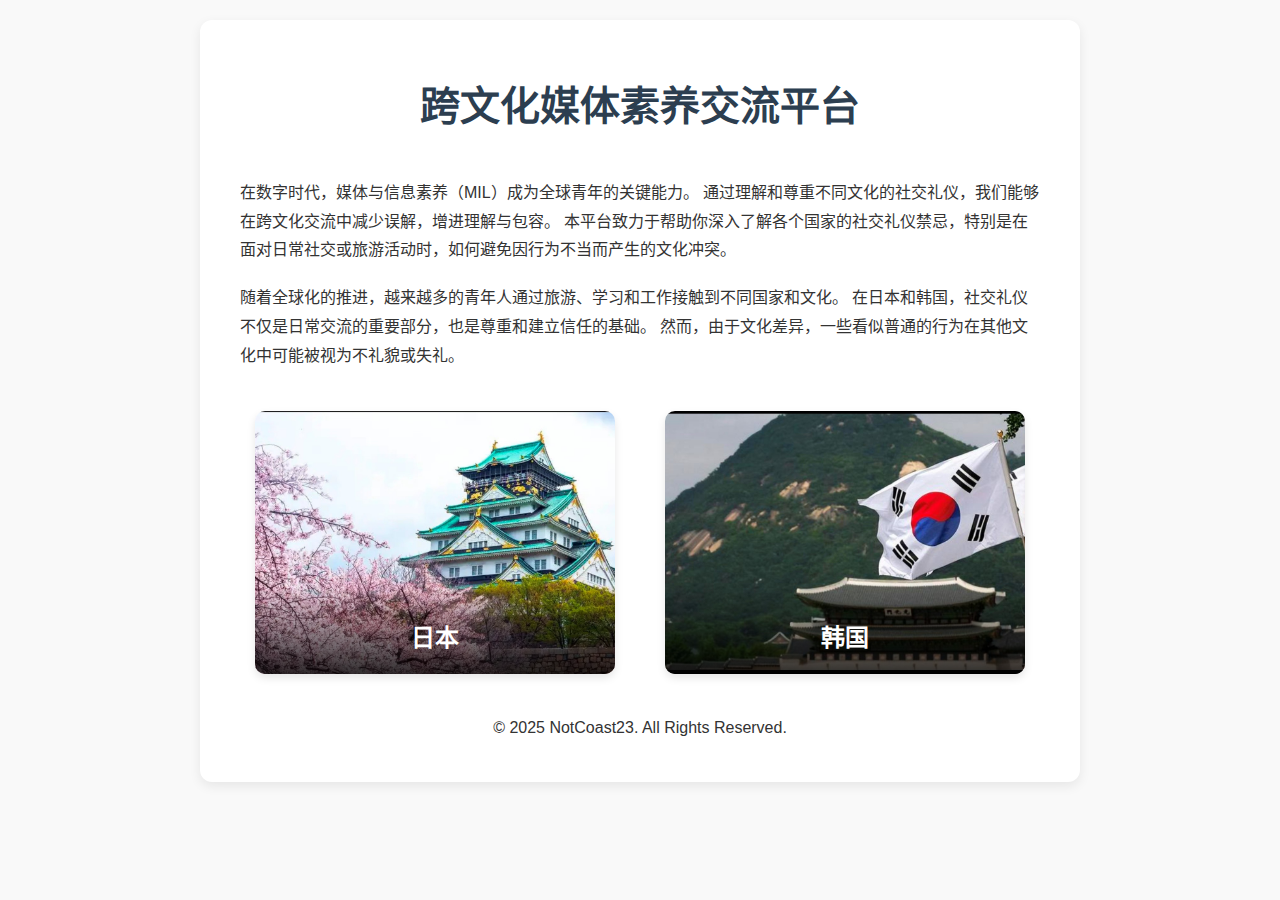
<file: index.html>
<!DOCTYPE html>
<html lang="zh-CN">
<head>
    <meta charset="UTF-8">
    <meta name="viewport" content="width=device-width, initial-scale=1.0">
    <title>跨文化媒体素养交流平台</title>
    <link rel="stylesheet" href="style.css">
</head>
<body>
    <div class="container">
        <header>
            <h1>跨文化媒体素养交流平台</h1>
        </header>
        <main>
            <p>在数字时代，媒体与信息素养（MIL）成为全球青年的关键能力。 通过理解和尊重不同文化的社交礼仪，我们能够在跨文化交流中减少误解，增进理解与包容。 本平台致力于帮助你深入了解各个国家的社交礼仪禁忌，特别是在面对日常社交或旅游活动时，如何避免因行为不当而产生的文化冲突。</p>
            <p>随着全球化的推进，越来越多的青年人通过旅游、学习和工作接触到不同国家和文化。 在日本和韩国，社交礼仪不仅是日常交流的重要部分，也是尊重和建立信任的基础。 然而，由于文化差异，一些看似普通的行为在其他文化中可能被视为不礼貌或失礼。</p>
            
            <div class="navigation-cards">
                <a href="japan.html" class="card">
                    <img src="images/japan_castle.jpg" alt="日本大阪城与樱花">
                    <div class="card-title">日本</div>
                </a>
                <a href="korea.html" class="card">
                    <img src="images/korea_main.jpg" alt="韩国国旗与宫殿">
                    <div class="card-title">韩国</div>
                </a>
            </div>
        </main>
        
        <footer>
            <p class="copyright">&copy; 2025 NotCoast23. All Rights Reserved.</p>
        </footer>

    </div>
</body>
</html>
</file>
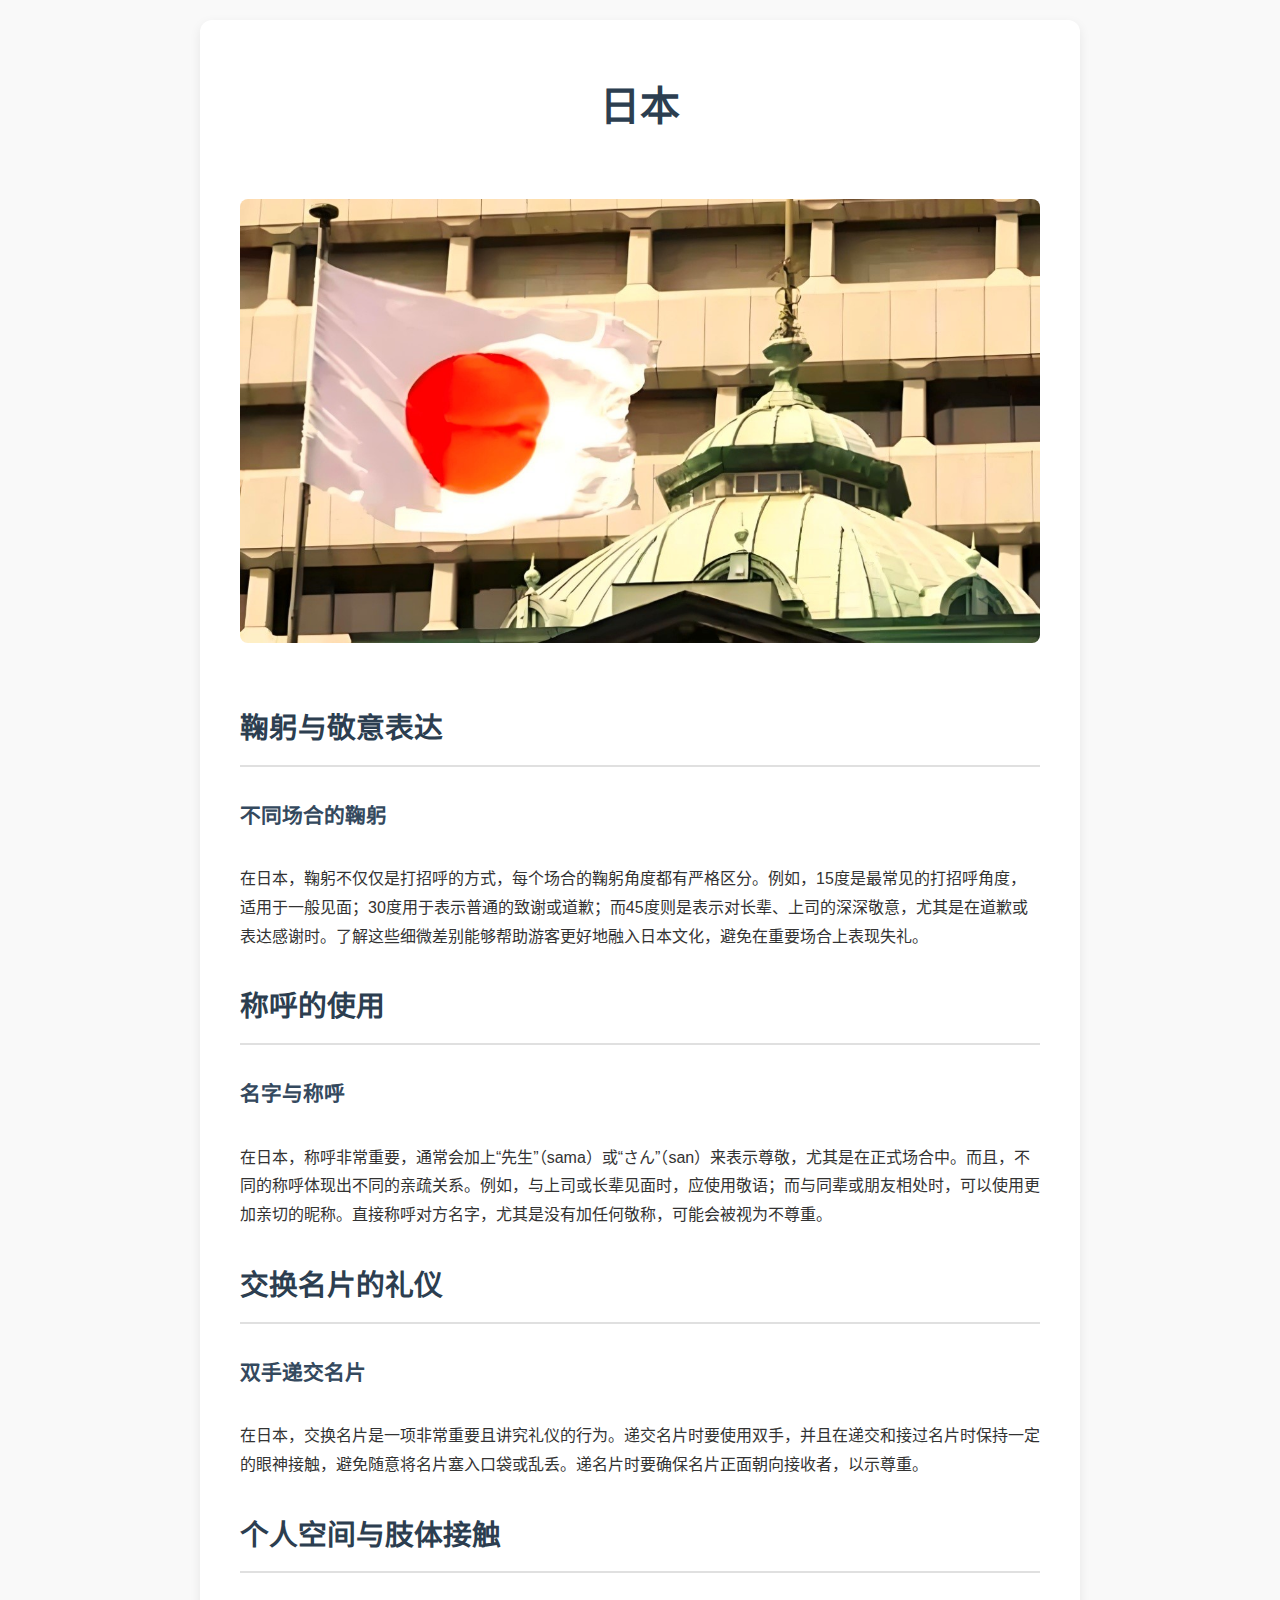
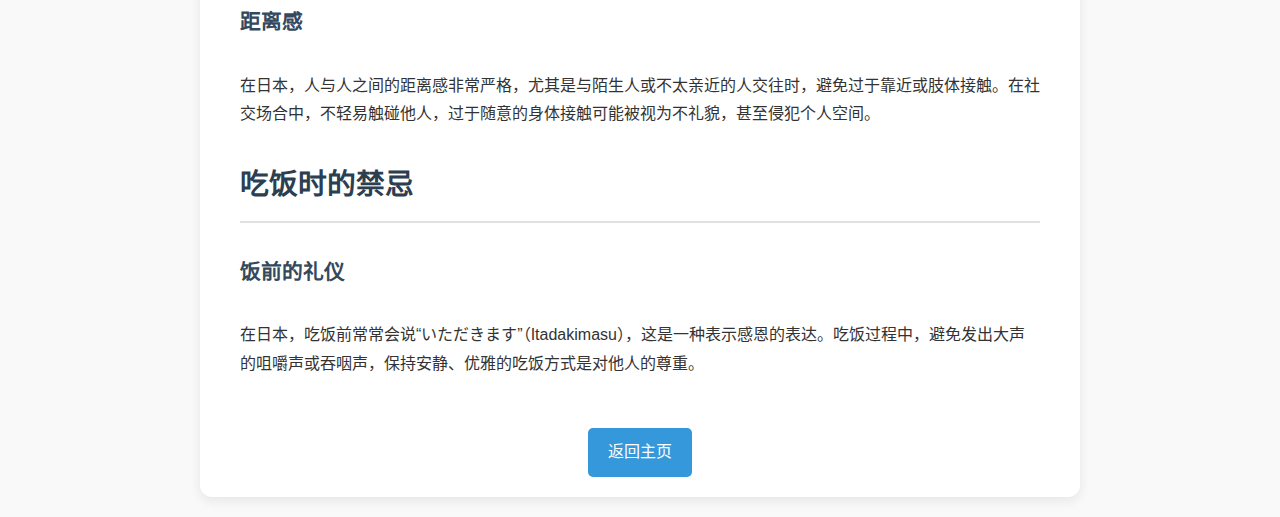
<file: japan.html>
<!DOCTYPE html>
<html lang="zh-CN">
<head>
    <meta charset="UTF-8">
    <meta name="viewport" content="width=device-width, initial-scale=1.0">
    <title>日本社交礼仪</title>
    <link rel="stylesheet" href="style.css">
</head>
<body>
    <div class="container">
        <header>
            <h1>日本</h1>
            <img src="images/japan_main.jpg" alt="日本国旗" class="header-image">
        </header>
        <main>
            <section>
                <h2>鞠躬与敬意表达</h2>
                <h3>不同场合的鞠躬</h3>
                <p>在日本，鞠躬不仅仅是打招呼的方式，每个场合的鞠躬角度都有严格区分。例如，15度是最常见的打招呼角度，适用于一般见面；30度用于表示普通的致谢或道歉；而45度则是表示对长辈、上司的深深敬意，尤其是在道歉或表达感谢时。了解这些细微差别能够帮助游客更好地融入日本文化，避免在重要场合上表现失礼。</p>
            </section>
            <section>
                <h2>称呼的使用</h2>
                <h3>名字与称呼</h3>
                <p>在日本，称呼非常重要，通常会加上“先生”（sama）或“さん”（san）来表示尊敬，尤其是在正式场合中。而且，不同的称呼体现出不同的亲疏关系。例如，与上司或长辈见面时，应使用敬语；而与同辈或朋友相处时，可以使用更加亲切的昵称。直接称呼对方名字，尤其是没有加任何敬称，可能会被视为不尊重。</p>
            </section>
            <section>
                <h2>交换名片的礼仪</h2>
                <h3>双手递交名片</h3>
                <p>在日本，交换名片是一项非常重要且讲究礼仪的行为。递交名片时要使用双手，并且在递交和接过名片时保持一定的眼神接触，避免随意将名片塞入口袋或乱丢。递名片时要确保名片正面朝向接收者，以示尊重。</p>
            </section>
            <section>
                <h2>个人空间与肢体接触</h2>
                <h3>距离感</h3>
                <p>在日本，人与人之间的距离感非常严格，尤其是与陌生人或不太亲近的人交往时，避免过于靠近或肢体接触。在社交场合中，不轻易触碰他人，过于随意的身体接触可能被视为不礼貌，甚至侵犯个人空间。</p>
            </section>
            <section>
                <h2>吃饭时的禁忌</h2>
                <h3>饭前的礼仪</h3>
                <p>在日本，吃饭前常常会说“いただきます”（Itadakimasu），这是一种表示感恩的表达。吃饭过程中，避免发出大声的咀嚼声或吞咽声，保持安静、优雅的吃饭方式是对他人的尊重。</p>
            </section>
        </main>
        <footer>
            <a href="index.html" class="back-link">返回主页</a>
        </footer>
    </div>
</body>
</html>
</file>
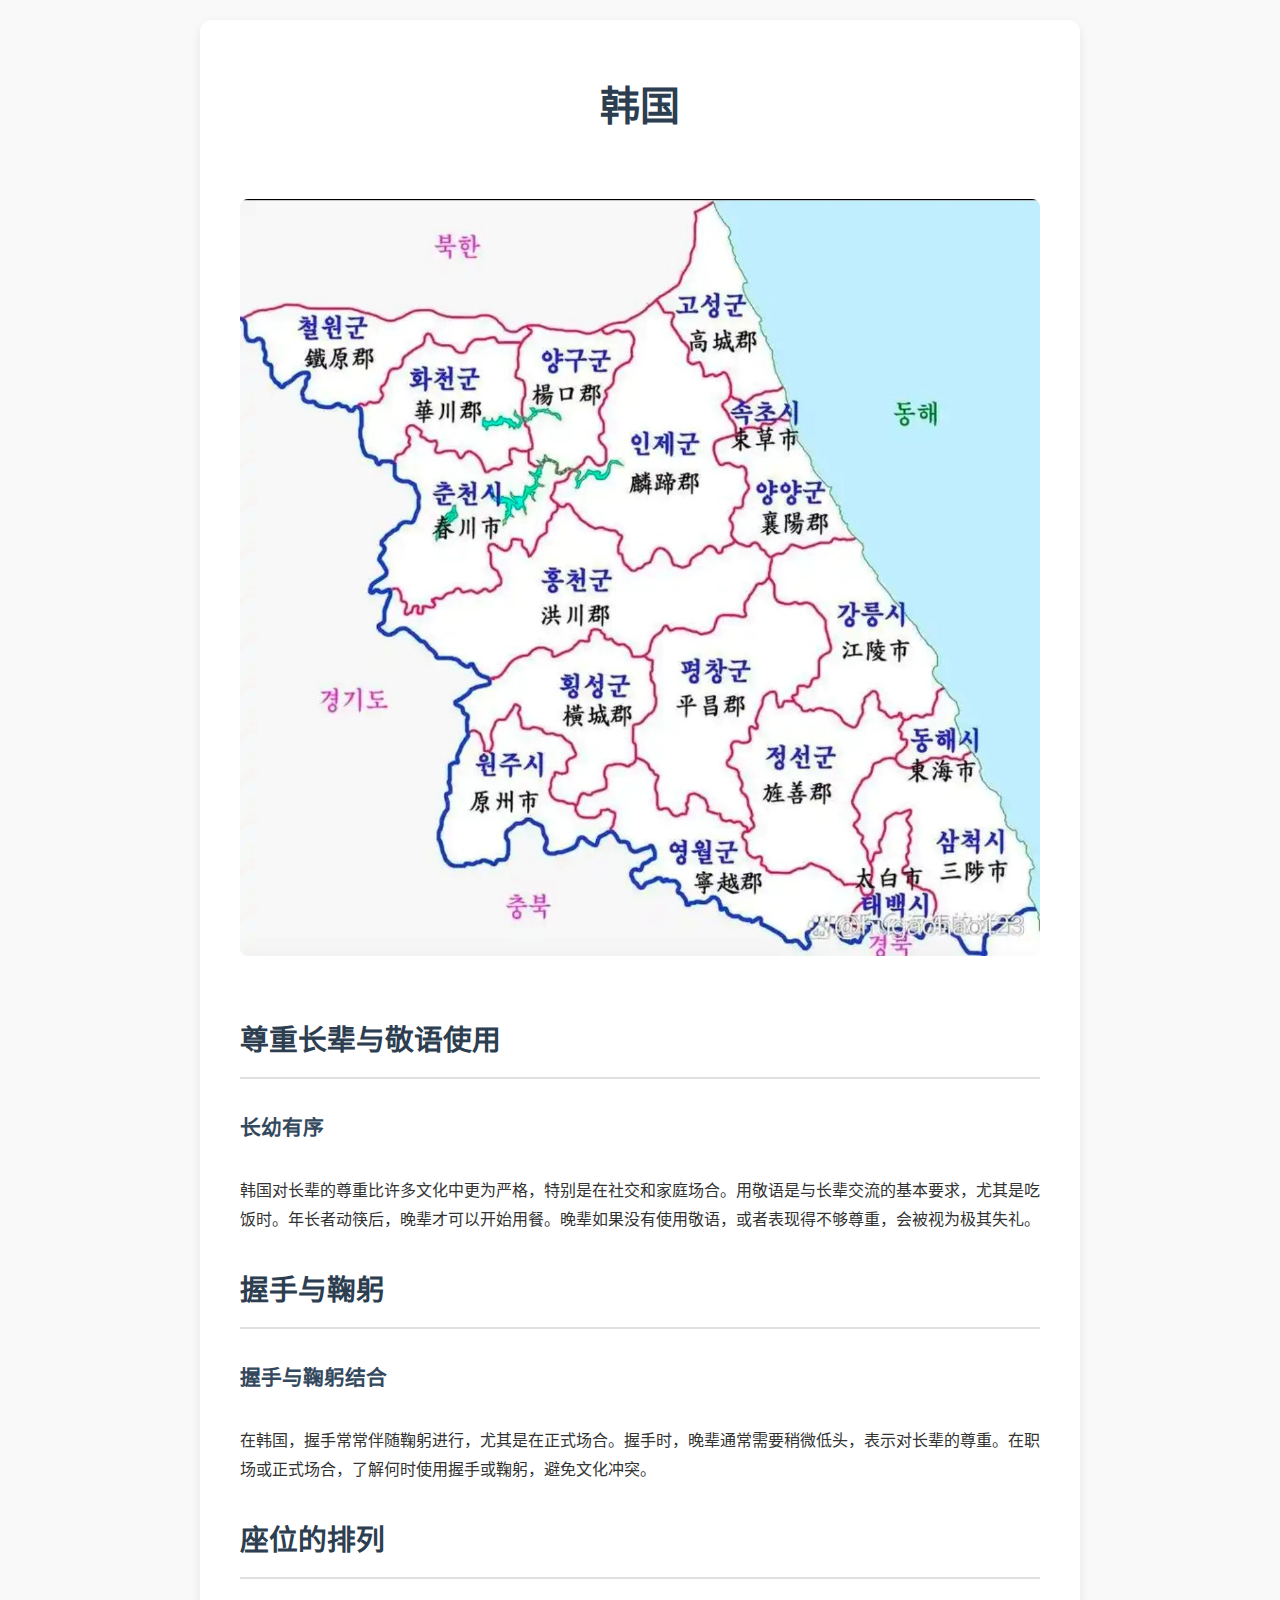
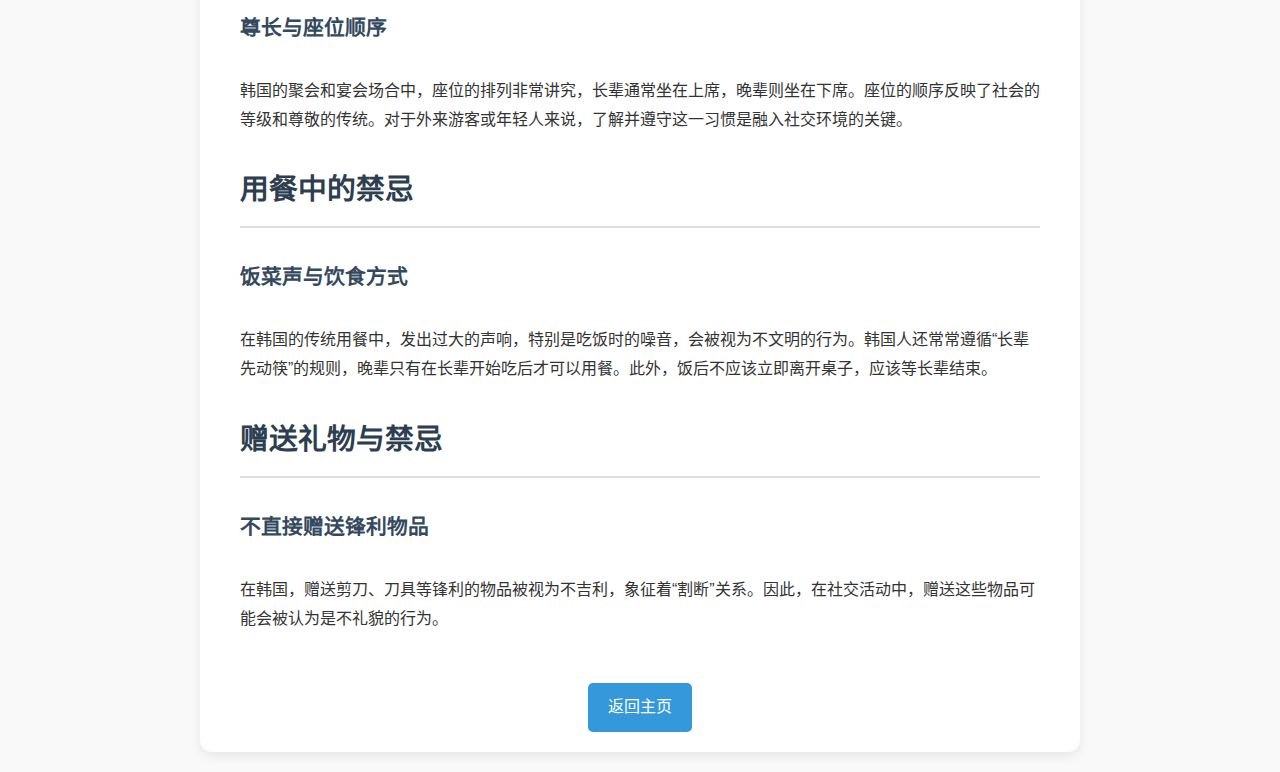
<file: korea.html>
<!DOCTYPE html>
<html lang="zh-CN">
<head>
    <meta charset="UTF-8">
    <meta name="viewport" content="width=device-width, initial-scale=1.0">
    <title>韩国社交礼仪</title>
    <link rel="stylesheet" href="style.css">
</head>
<body>
    <div class="container">
        <header>
            <h1>韩国</h1>
            <img src="images/korea_map.jpg" alt="韩国地图" class="header-image">
        </header>
        <main>
            <section>
                <h2>尊重长辈与敬语使用</h2>
                <h3>长幼有序</h3>
                <p>韩国对长辈的尊重比许多文化中更为严格，特别是在社交和家庭场合。用敬语是与长辈交流的基本要求，尤其是吃饭时。年长者动筷后，晚辈才可以开始用餐。晚辈如果没有使用敬语，或者表现得不够尊重，会被视为极其失礼。</p>
            </section>
            <section>
                <h2>握手与鞠躬</h2>
                <h3>握手与鞠躬结合</h3>
                <p>在韩国，握手常常伴随鞠躬进行，尤其是在正式场合。握手时，晚辈通常需要稍微低头，表示对长辈的尊重。在职场或正式场合，了解何时使用握手或鞠躬，避免文化冲突。</p>
            </section>
            <section>
                <h2>座位的排列</h2>
                <h3>尊长与座位顺序</h3>
                <p>韩国的聚会和宴会场合中，座位的排列非常讲究，长辈通常坐在上席，晚辈则坐在下席。座位的顺序反映了社会的等级和尊敬的传统。对于外来游客或年轻人来说，了解并遵守这一习惯是融入社交环境的关键。</p>
            </section>
            <section>
                <h2>用餐中的禁忌</h2>
                <h3>饭菜声与饮食方式</h3>
                <p>在韩国的传统用餐中，发出过大的声响，特别是吃饭时的噪音，会被视为不文明的行为。韩国人还常常遵循“长辈先动筷”的规则，晚辈只有在长辈开始吃后才可以用餐。此外，饭后不应该立即离开桌子，应该等长辈结束。</p>
            </section>
            <section>
                <h2>赠送礼物与禁忌</h2>
                <h3>不直接赠送锋利物品</h3>
                <p>在韩国，赠送剪刀、刀具等锋利的物品被视为不吉利，象征着“割断”关系。因此，在社交活动中，赠送这些物品可能会被认为是不礼貌的行为。</p>
            </section>
        </main>
        <footer>
            <a href="index.html" class="back-link">返回主页</a>
        </footer>
    </div>
</body>
</html>
</file>
<file: style.css>
/* 全局样式 */
body {
    font-family: -apple-system, BlinkMacSystemFont, "Segoe UI", Roboto, "Helvetica Neue", Arial, sans-serif;
    line-height: 1.8;
    background-color: #f9f9f9;
    color: #333;
    margin: 0;
    padding: 20px;
}

/* 页面主容器 */
.container {
    max-width: 800px;
    margin: 0 auto;
    background-color: #fff;
    padding: 20px 40px;
    border-radius: 12px;
    box-shadow: 0 4px 12px rgba(0,0,0,0.08);
}

/* 标题样式 */
h1, h2, h3 {
    color: #2c3e50;
    border-bottom: 2px solid #e0e0e0;
    padding-bottom: 10px;
    margin-top: 30px;
}

h1 {
    font-size: 2.5em;
    text-align: center;
    border-bottom: none;
}

h2 {
    font-size: 1.8em;
}

h3 {
    font-size: 1.3em;
    border-bottom: none;
    color: #34495e;
}

/* 段落样式 */
p {
    margin-bottom: 1.2em;
}

/* 主页导航卡片 */
.navigation-cards {
    display: flex;
    justify-content: space-around;
    gap: 20px;
    margin: 40px 0;
}

.card {
    width: 45%;
    border-radius: 10px;
    overflow: hidden;
    box-shadow: 0 4px 8px rgba(0,0,0,0.1);
    text-decoration: none;
    color: #fff;
    position: relative;
    transition: transform 0.3s ease, box-shadow 0.3s ease;
}

.card:hover {
    transform: translateY(-5px);
    box-shadow: 0 8px 16px rgba(0,0,0,0.15);
}

.card img {
    width: 100%;
    height: 100%;
    object-fit: cover;
    display: block;
}

.card-title {
    position: absolute;
    bottom: 0;
    left: 0;
    right: 0;
    background: linear-gradient(to top, rgba(0,0,0,0.8), transparent);
    padding: 30px 20px 15px;
    font-size: 1.5em;
    font-weight: bold;
    text-align: center;
}

/* 详情页顶图 */
.header-image {
    width: 100%;
    height: auto;
    border-radius: 8px;
    margin: 20px 0;
}

/* 详情页返回链接 */
.back-link {
    display: inline-block;
    margin-top: 30px;
    padding: 10px 20px;
    background-color: #3498db;
    color: #fff;
    text-decoration: none;
    border-radius: 5px;
    transition: background-color 0.3s ease;
}

.back-link:hover {
    background-color: #2980b9;
}

footer {
    text-align: center;
}

.footer-note {
    font-size: 0.9em;
    color: #777;
    margin-top: 40px;
    text-align: center;
    border-top: 1px solid #eee;
    padding-top: 20px;
}
</file>
